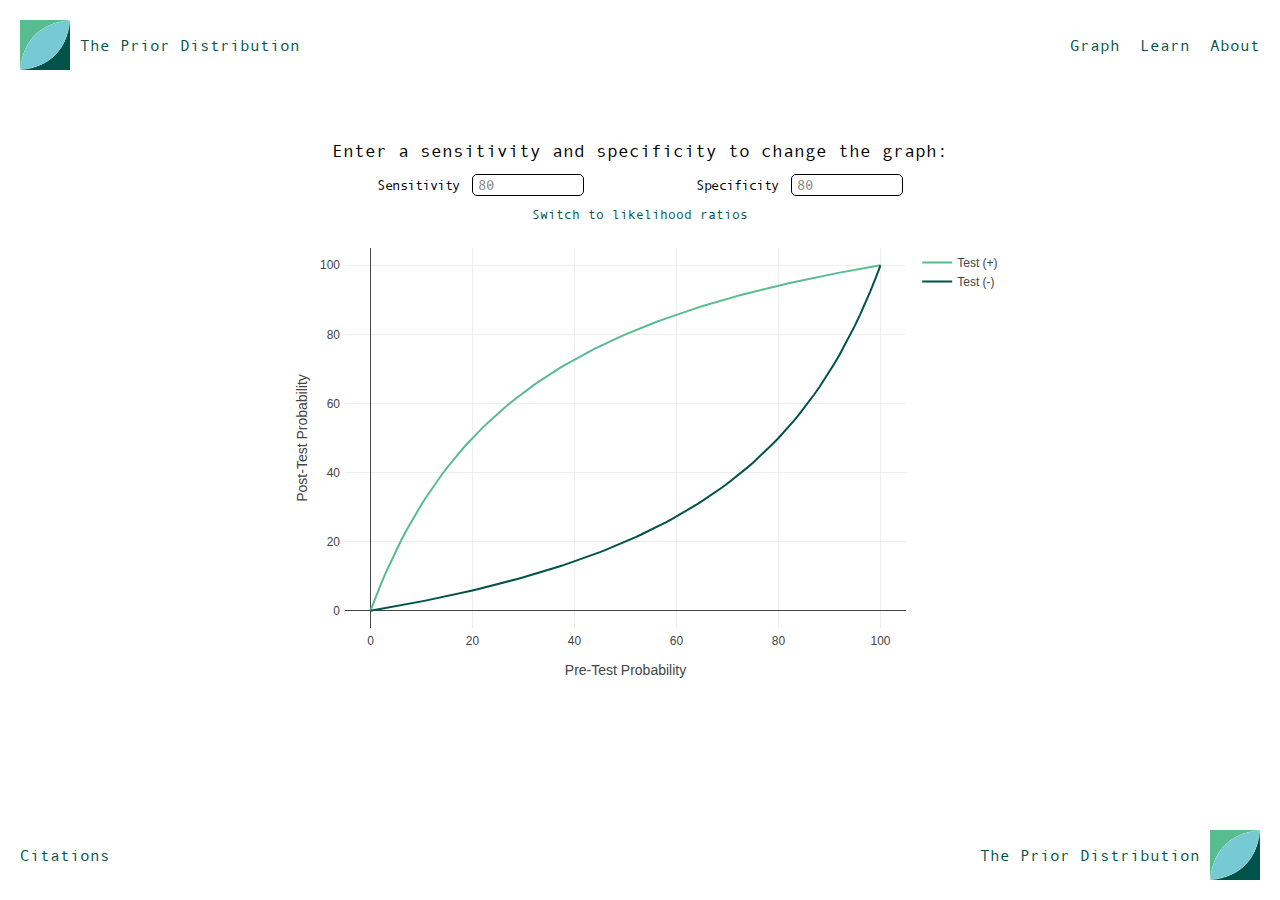
<file: index.html>
<!DOCTYPE html>
<html lang="en">
<head>
    <meta charset="UTF-8">
    <meta http-equiv="X-UA-Compatible" content="IE=edge">
    <meta name="viewport" content="width=device-width, initial-scale=1.0">
    <link rel="stylesheet" href="./style.css">
    <link rel="icon" href="./assets/Logo.png">
    <title>The Prior Distribution</title>
</head>
<body>
    <header>
        <a href="./index.html" class="logo">
            <img src="./assets/Logo.png" alt="The Prior Distribution Logo">
            <p class="title">The Prior Distribution</p>
        </a>
        <a href="./index.html">Graph</a>
        <a href="./learn.html">Learn</a>
        <a href="./about.html">About</a>
    </header>
    <div class="main">
        <div class="instruction">Enter a sensitivity and specificity to change the graph:</div>
        <div class="parameters">
            <div class="sensitivity">
                <label for="sensitivity">Sensitivity</label>
                <input type="number" step="any" min="0.001" max="99.999" id="sensitivity" placeholder="80">
            </div>
            <div class="specificity">
                <label for="specificity">Specificity</label>
                <input type="number" step="any" id="specificity" min="0.001" max="99.999" placeholder="80">
            </div>
        </div>
        <a href="./index_lr.html" class="switch">
            Switch to likelihood ratios
        </a>
        <div class="graph">
        </div>
    </div>
    <footer>
        <a href="./about.html">Citations</a>
        <a href="./index.html" class="logo">
            <p class="title">The Prior Distribution</p>
            <img src="./assets/Logo.png" alt="The Prior Distribution Logo">
        </a>
    </footer>
</body>

<script src="https://cdn.plot.ly/plotly-2.20.0.min.js"></script>
<script src="./script.js"></script>
<script src="./index.js"></script>

</html>
</file>
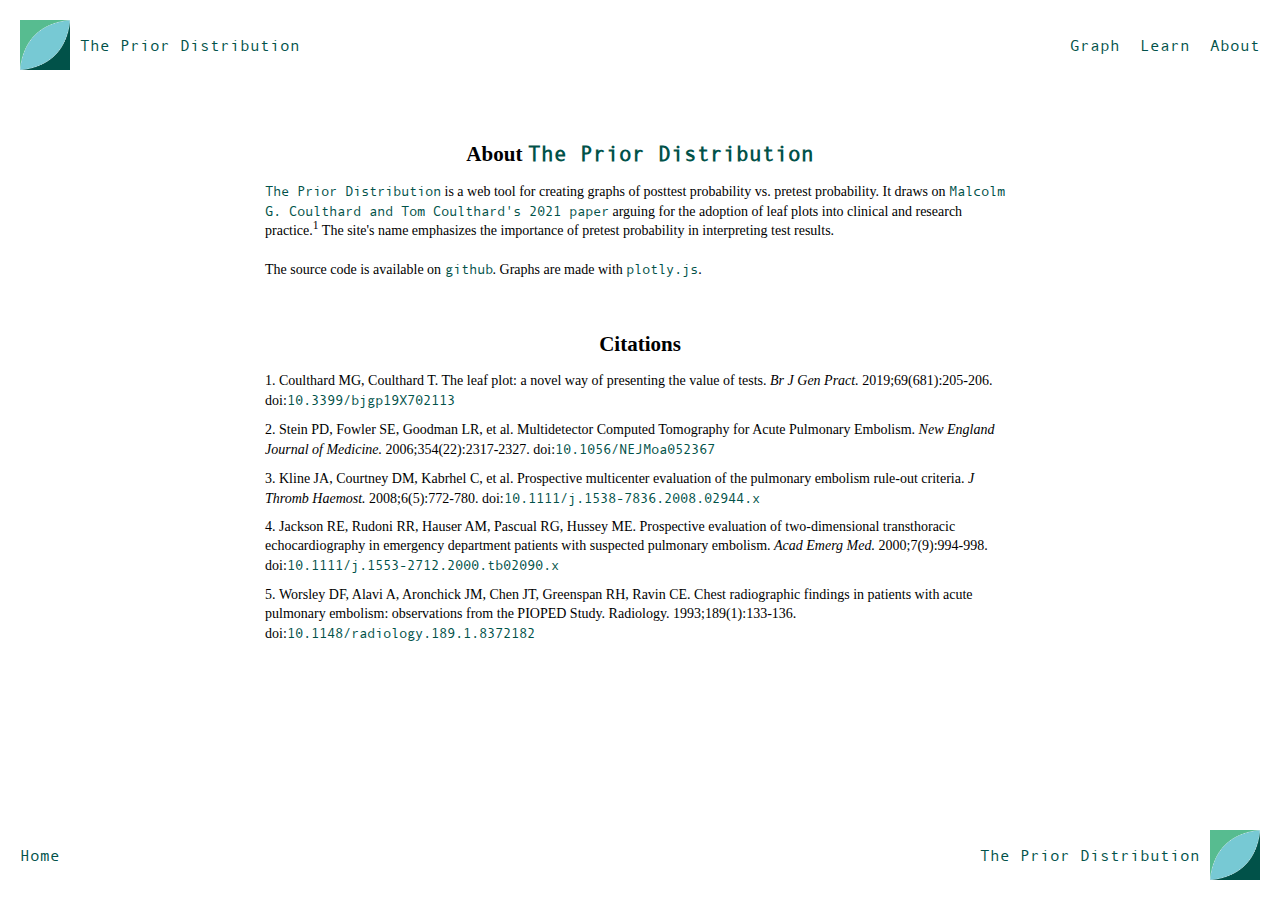
<file: about.html>
<!DOCTYPE html>
<html lang="en">
<head>
    <meta charset="UTF-8">
    <meta http-equiv="X-UA-Compatible" content="IE=edge">
    <meta name="viewport" content="width=device-width, initial-scale=1.0">
    <link rel="stylesheet" href="./style.css">
    <link rel="icon" href="./assets/Logo.png">
    <title>About - The Prior Distribution</title>
</head>
<body>
    <header>
        <a href="./index.html" class="logo">
            <img src="./assets/Logo.png" alt="The Prior Distribution Logo">
            <p class="title">The Prior Distribution</p>
        </a>
        <a href="./index.html">Graph</a>
        <a href="./learn.html">Learn</a>
        <a href="./about.html">About</a>
    </header>

    <div class="about">
        <h2>About <a href="./index.html">The Prior Distribution</a></h2>
        <p><a href="./index.html">The Prior Distribution</a> is a web tool for creating graphs of posttest probability vs. pretest probability. It draws on <a href="https://www.ncbi.nlm.nih.gov/pmc/articles/PMC6428474/" target="_blank">Malcolm G. Coulthard and Tom Coulthard's 2021 paper</a> arguing for the adoption of leaf plots into clinical and research practice.<sup>1</sup> The site's name emphasizes the importance of pretest probability in interpreting test results.
        <br>
        <br>
        The source code is available on <a href="https://github.com/matthewsdreier/ThePriorDistribution" target="_blank">github</a>. Graphs are made with <a href="https://plotly.com/javascript/" target="_blank">plotly.js</a>.
        <h2>Citations</h2>
        <ol>
            <li>Coulthard MG, Coulthard T. The leaf plot: a novel way of presenting the value of tests. <i>Br J Gen Pract.</i> 2019;69(681):205-206. doi:<a href = "https://doi.org/10.3399/bjgp19X702113" target="_blank">10.3399/bjgp19X702113</a></li>
            <li>Stein PD, Fowler SE, Goodman LR, et al. Multidetector Computed Tomography for Acute Pulmonary Embolism. <i>New England Journal of Medicine.</i> 2006;354(22):2317-2327. doi:<a href="https://www.doi.org/10.1056/NEJMoa052367" target="_blank">10.1056/NEJMoa052367</a></li>
            <li>Kline JA, Courtney DM, Kabrhel C, et al. Prospective multicenter evaluation of the pulmonary embolism rule-out criteria. <i>J Thromb Haemost.</i> 2008;6(5):772-780. doi:<a href="https://www.doi.org/10.1111/j.1538-7836.2008.02944.x" target="_blank">10.1111/j.1538-7836.2008.02944.x</a></li>
            <li>Jackson RE, Rudoni RR, Hauser AM, Pascual RG, Hussey ME. Prospective evaluation of two-dimensional transthoracic echocardiography in emergency department patients with suspected pulmonary embolism. <i>Acad Emerg Med.</i> 2000;7(9):994-998. doi:<a href="https://www.doi.org/10.1111/j.1553-2712.2000.tb02090.x" target="_blank">10.1111/j.1553-2712.2000.tb02090.x</a></li>
            <li>Worsley DF, Alavi A, Aronchick JM, Chen JT, Greenspan RH, Ravin CE. Chest radiographic findings in patients with acute pulmonary embolism: observations from the PIOPED Study. Radiology. 1993;189(1):133-136. doi:<a href="https://www.doi.org/10.1148/radiology.189.1.8372182" target="_blank">10.1148/radiology.189.1.8372182</a></li>
        </ol>
    </div>

    <footer>
        <a href="./index.html">Home</a>
        <a href="./index.html" class="logo">
            <p class="title">The Prior Distribution</p>
            <img src="./assets/Logo.png" alt="The Prior Distribution Logo">
        </a>
    </footer>
</body>
</file>
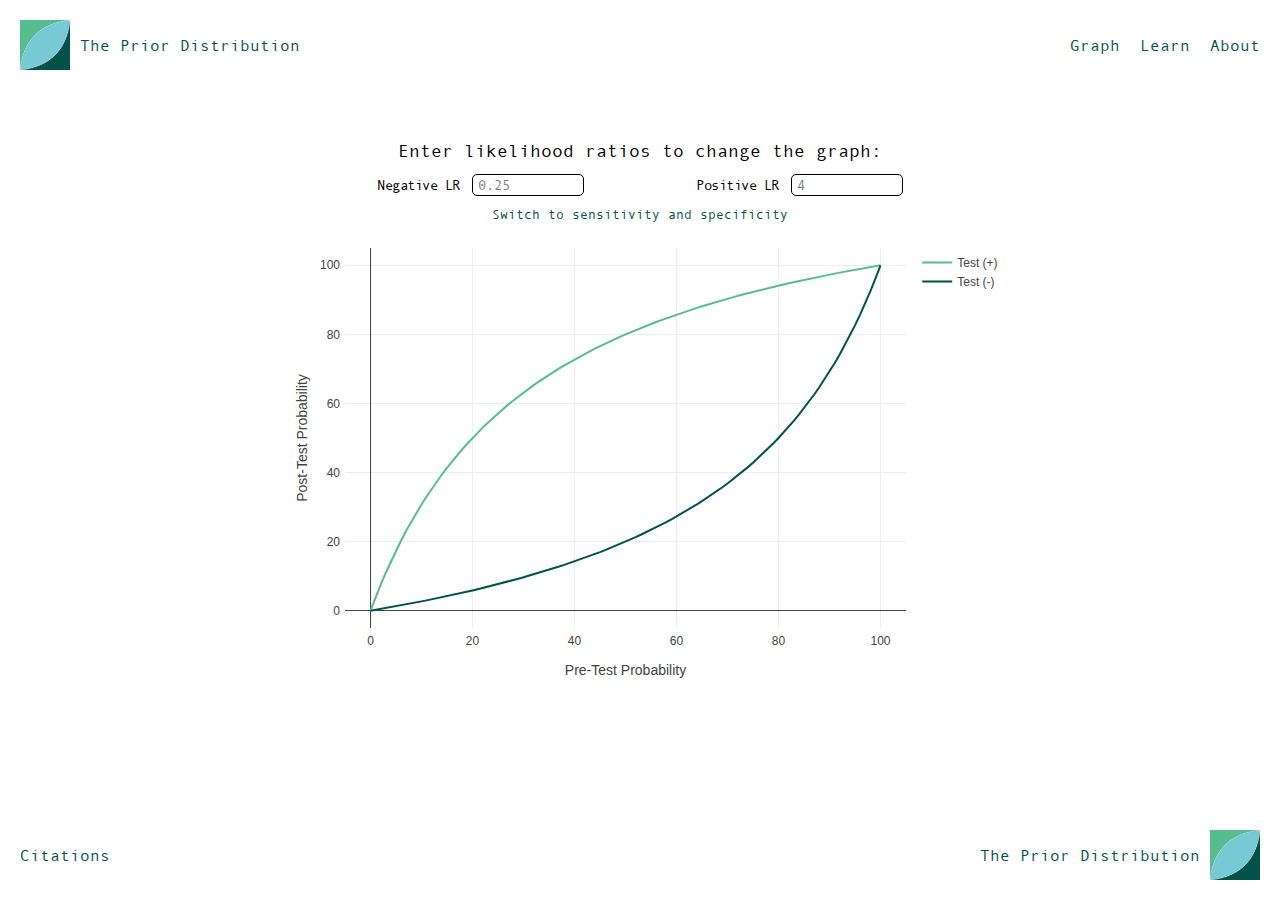
<file: index_lr.html>
<!DOCTYPE html>
<html lang="en">
<head>
    <meta charset="UTF-8">
    <meta http-equiv="X-UA-Compatible" content="IE=edge">
    <meta name="viewport" content="width=device-width, initial-scale=1.0">
    <link rel="stylesheet" href="./style.css">
    <link rel="icon" href="./assets/Logo.png">
    <title>The Prior Distribution</title>
</head>
<body>
    <header>
        <a href="./index.html" class="logo">
            <img src="./assets/Logo.png" alt="The Prior Distribution Logo">
            <p class="title">The Prior Distribution</p>
        </a>
        <a href="./index.html">Graph</a>
        <a href="./learn.html">Learn</a>
        <a href="./about.html">About</a>
    </header>
    <div class="main">
        <div class="instruction">Enter likelihood ratios to change the graph:</div>
        <div class="parameters">
            <div class="lrn">
                <label for="lrn">Negative LR</label>
                <input type="number" step="any" min="0.001" id="lrn" placeholder="0.25">
            </div>
            <div class="lrp">
                <label for="lrp">Positive LR</label>
                <input type="number" step="any" id="lrp" min="0.001" placeholder="4">
            </div>
        </div>
        <a href="./index.html" class="switch">
            Switch to sensitivity and specificity
        </a>
        <div class="graph">
        </div>
    </div>
    <footer>
        <a href="./about.html">Citations</a>
        <a href="./index.html" class="logo">
            <p class="title">The Prior Distribution</p>
            <img src="./assets/Logo.png" alt="The Prior Distribution Logo">
        </a>
    </footer>
</body>

<script src="https://cdn.plot.ly/plotly-2.20.0.min.js"></script>
<script src="./script.js"></script>
<script src="./index_lr.js"></script>

</html>
</file>
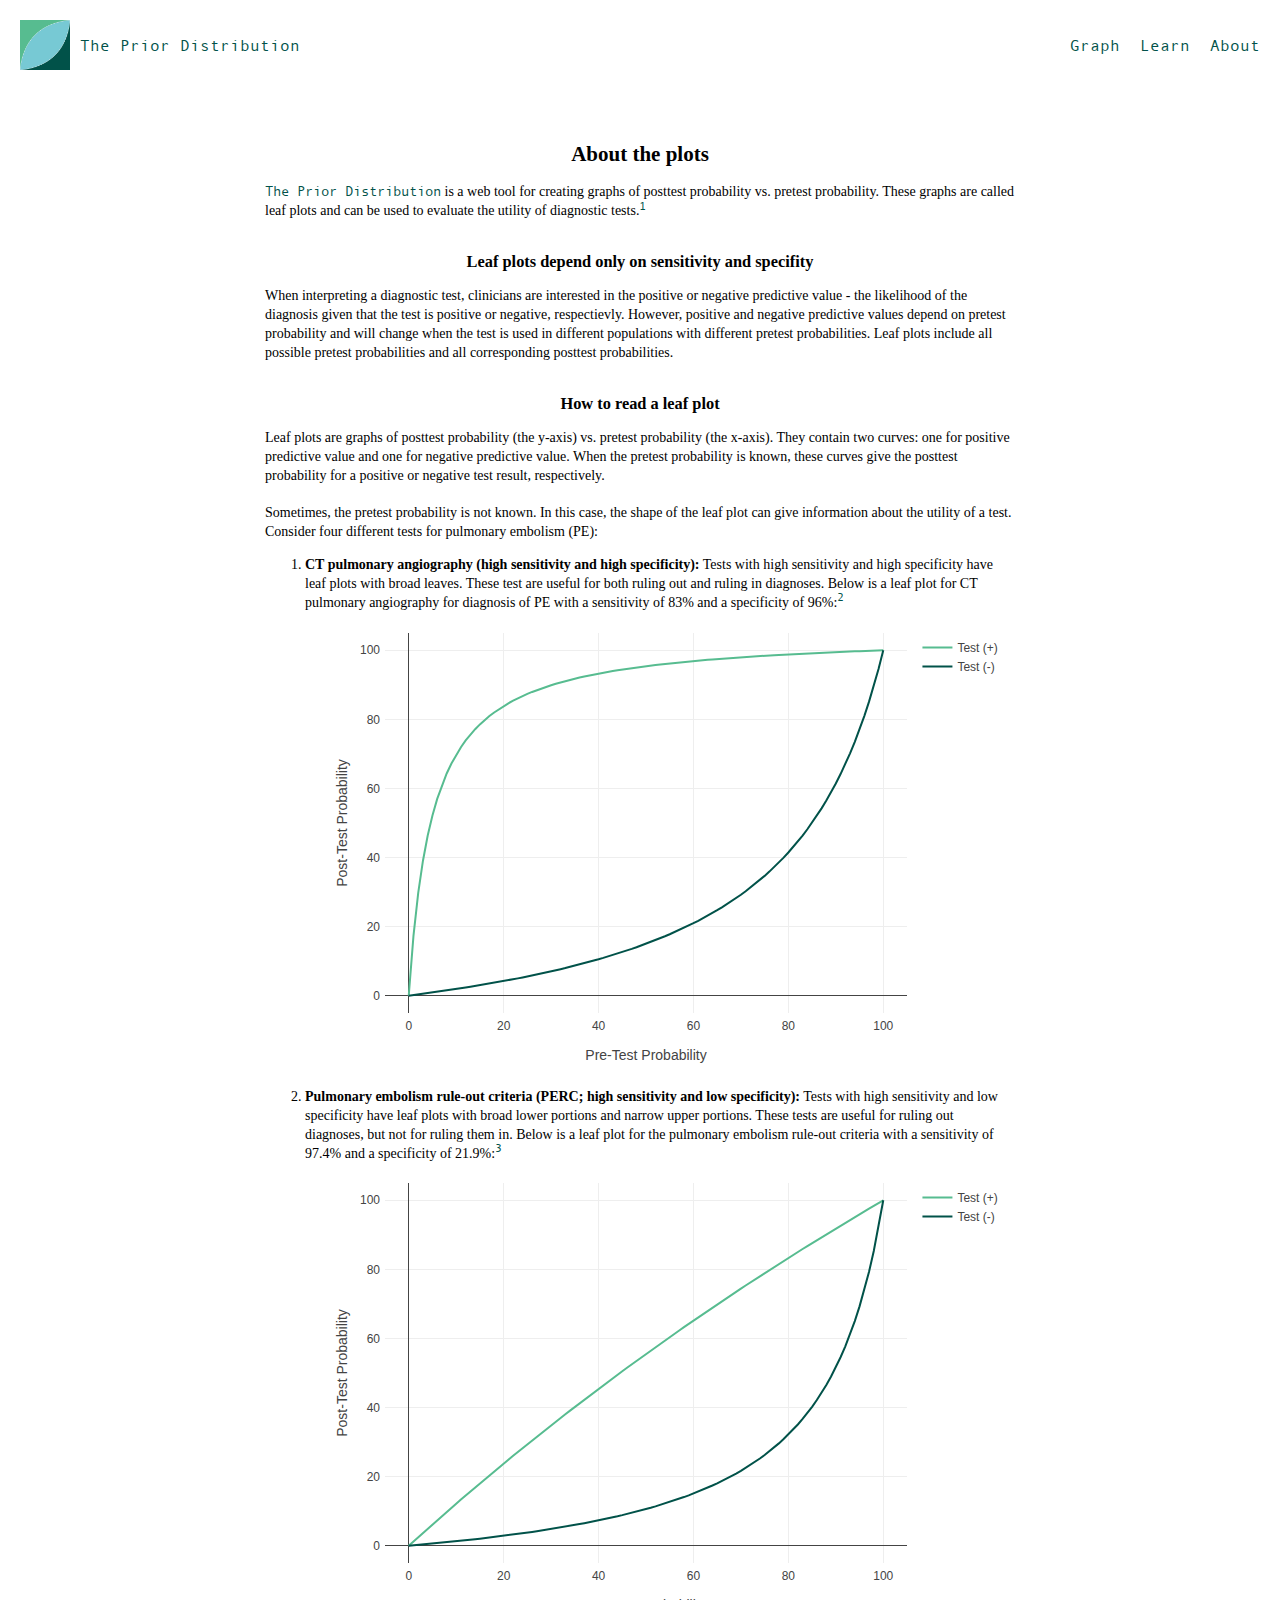
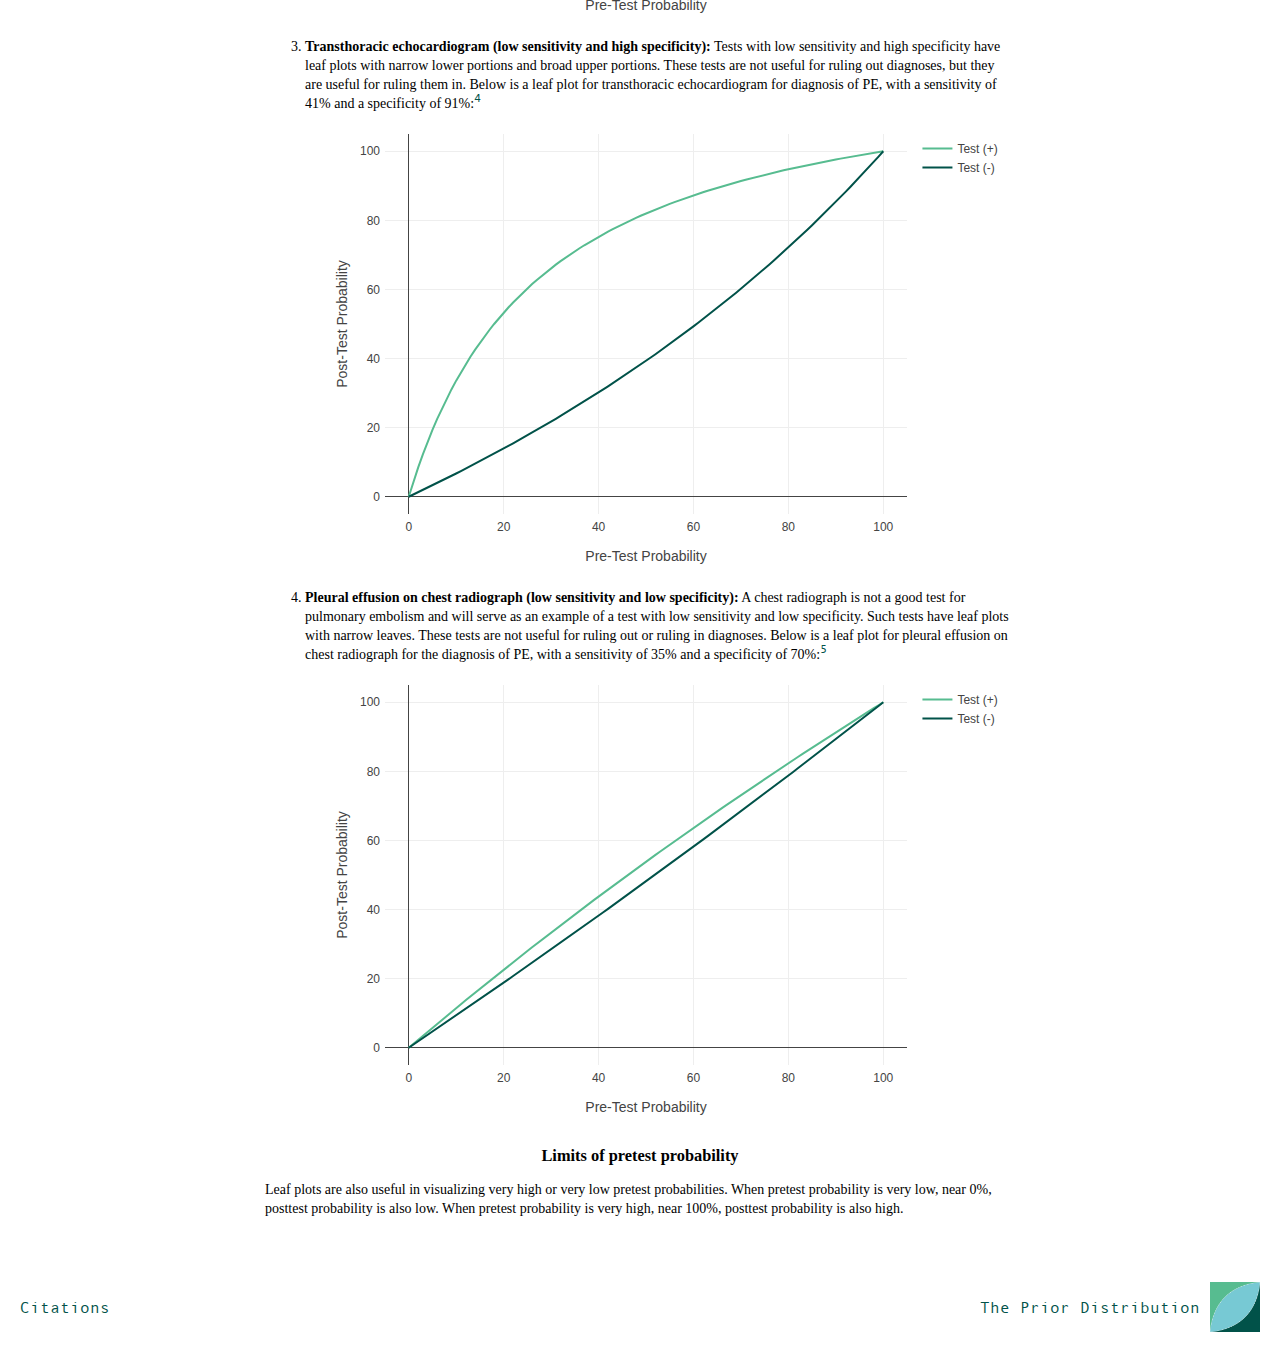
<file: learn.html>
<!DOCTYPE html>
<html lang="en">
<head>
    <meta charset="UTF-8">
    <meta http-equiv="X-UA-Compatible" content="IE=edge">
    <meta name="viewport" content="width=device-width, initial-scale=1.0">
    <link rel="stylesheet" href="./style.css">
    <link rel="icon" href="./assets/Logo.png">
    <title>Learn - The Prior Distribution</title>
</head>
<body>
    <header>
        <a href="./index.html" class="logo">
            <img src="./assets/Logo.png" alt="The Prior Distribution Logo">
            <p class="title">The Prior Distribution</p>
        </a>
        <a href="./index.html">Graph</a>
        <a href="./learn.html">Learn</a>
        <a href="./about.html">About</a>
    </header>
    <div class="learn">
        <h2>About the plots</h2>
        <p><a href="./index.html">The Prior Distribution</a> is a web tool for creating graphs of posttest probability vs. pretest probability. These graphs are called leaf plots and can be used to evaluate the utility of diagnostic tests.<sup><a href="./about.html">1</a></sup></p>

        <h3>Leaf plots depend only on sensitivity and specifity</h3>
        <p>When interpreting a diagnostic test, clinicians are interested in the positive or negative predictive value - the likelihood of the diagnosis given that the test is positive or negative, respectievly. However, positive and negative predictive values depend on pretest probability and will change when the test is used in different populations with different pretest probabilities. Leaf plots include all possible pretest probabilities and all corresponding posttest probabilities.
        <h3>How to read a leaf plot</h3>
        <p>Leaf plots are graphs of posttest probability (the y-axis) vs. pretest probability (the x-axis). They contain two curves: one for positive predictive value and one for negative predictive value. When the pretest probability is known, these curves give the posttest probability for a positive or negative test result, respectively.
        <br><br>
        Sometimes, the pretest probability is not known. In this case, the shape of the leaf plot can give information about the utility of a test. Consider four different tests for pulmonary embolism (PE):</p>
        
        <ol>
            <li><b>CT pulmonary angiography (high sensitivity and high specificity):</b> Tests with high sensitivity and high specificity have leaf plots with broad leaves. These test are useful for both ruling out and ruling in diagnoses. Below is a leaf plot for CT pulmonary angiography for diagnosis of PE with a sensitivity of 83% and a specificity of 96%:<sup><a href="./about.html">2</a></sup></li>
            <div class="graph1"></div>

            <li><b>Pulmonary embolism rule-out criteria (PERC; high sensitivity and low specificity):</b> Tests with high sensitivity and low specificity have leaf plots with broad lower portions and narrow upper portions. These tests are useful for ruling out diagnoses, but not for ruling them in. Below is a leaf plot for the pulmonary embolism rule-out criteria with a sensitivity of 97.4% and a specificity of 21.9%:<sup><a href="./about.html">3</a></sup></li> 
            <div class="graph2"></div>

            <li><b>Transthoracic echocardiogram (low sensitivity and high specificity):</b> Tests with low sensitivity and high specificity have leaf plots with narrow lower portions and broad upper portions. These tests are not useful for ruling out diagnoses, but they are useful for ruling them in. Below is a leaf plot for transthoracic echocardiogram for diagnosis of PE, with a sensitivity of 41% and a specificity of 91%:<sup><a href="./about.html">4</a></sup></li>
            <div class="graph3"></div>

            <li><b>Pleural effusion on chest radiograph (low sensitivity and low specificity):</b> A chest radiograph is not a good test for pulmonary embolism and will serve as an example of a test with low sensitivity and low specificity. Such tests have leaf plots with narrow leaves. These tests are not useful for ruling out or ruling in diagnoses. Below is a leaf plot for pleural effusion on chest radiograph for the diagnosis of PE, with a sensitivity of 35% and a specificity of 70%:<sup><a href="./about.html">5</a></sup></li>
            <div class="graph4"></div>
        </ol>


        <h3>Limits of pretest probability</h3>
        <p>Leaf plots are also useful in visualizing very high or very low pretest probabilities. When pretest probability is very low, near 0%, posttest probability is also low. When pretest probability is very high, near 100%, posttest probability is also high.</p>
    </div>
    <footer>
        <a href="./about.html">Citations</a>
        <a href="./index.html" class="logo">
            <p class="title">The Prior Distribution</p>
            <img src="./assets/Logo.png" alt="The Prior Distribution Logo">
        </a>
    </footer>
</body>
</html>

<script src="https://cdn.plot.ly/plotly-2.20.0.min.js"></script>
<script src="./script.js"></script>
<script src="./learn.js"></script>
</file>
<file: style.css>
:root {
    --light_green: rgb(87, 188, 144);
    --dark_green: rgb(1, 82, 73);
    --blue: rgb(119, 201, 212);
    --graph_width: 750px;
}

@font-face {
    font-family: "Andale Mono Regular";
    src: local("Andale Mono Regular"), url("./assets/andalemo.ttf");
}

body {
    display: flex;
    flex-direction: column;
    justify-content: start;
    gap: 50px;
    height: 100vh;
    margin: 0 20px;
}

header, footer {
    display: flex;
    justify-content: right;
    align-items: center;
    gap: 20px;
    min-width: 500px;
}

header {
    margin: 20px 0 20px 0;
}

footer {
    margin: auto 0 0 0;
    padding: 0 0 20px 0;
}

header img, footer img {
    width: 50px;
}

header a.logo {
    display: flex;
    gap: 10px;
    margin: 0 auto 0 0;
}

footer a.logo {
    display: flex;
    gap: 10px;
    margin: 0 0 0 auto;
}

a {
    text-decoration: none;
    color: var(--dark_green);
    font-family: "Andale Mono Regular", Arial, sans-serif;
}

sup {
    line-height: 0;
}

div {
    line-height: 1.35;
}

.about li {
    margin: 10px 0;
}

.main {
    display: flex;
    flex-direction: column;
    align-items: center;
    gap: 10px;
    align-self: center;
    width: 100%;
}

.learn, .about, .graph {
    width: var(--graph_width);
    align-self: center;
}

.learn, .about {
    font-size: 14px;
}

.about ol {
    list-style-position: inside;
    padding-left: 0;
}

.instruction {
    font-family: "Andale Mono Regular", Arial, sans-serif;
    font-size: 1.1rem;
}

h2 {
    text-align: center;
    margin: 0 0 10px 0;
}

h2:nth-of-type(2) {
    margin: 50px 0 10px 0;
}

h3 {
    text-align: center;
    margin: 30px 0 10px 0;
}

.learn div {
    margin: 0 0 25px 0;
}

.parameters {
    width: var(--graph_width);
    display: flex;
    justify-content: space-evenly; 
}

.convert {
    width: var(--graph_width);
    display: flex;
    justify-content: space-evenly;
}

.switch {
    margin: 0 0 -5px 0;
    font-size: 0.8rem;
}

.gray, .gray input {
    color: lightgray;
    border-color: lightgray;
}

label {
    font-family: "Andale Mono Regular", Arial, sans-serif;
    font-size: 14px;
    letter-spacing: -0.5px;
    margin-right: 8px;
}

input {
    font-family: "Andale Mono Regular", Arial, sans-serif;
    font-size: 14px;
    width: 100px;
    padding: 2px 5px;
    border: 1px solid black;
    border-radius: 5px;
}

input#name {
    font-size: 18px;
    border: 1px solid white;
    border-radius: 5px;
    width: var(--graph_width);
    text-align: center;
}

input#name:hover, input#name:focus {
    border: 1px solid black;
}

input:focus {
    outline: none;
}

input::placeholder {
    color: gray;
}

input:focus::placeholder {
    color: transparent;
}

input:invalid {
    border-color: red;
}
</file>
